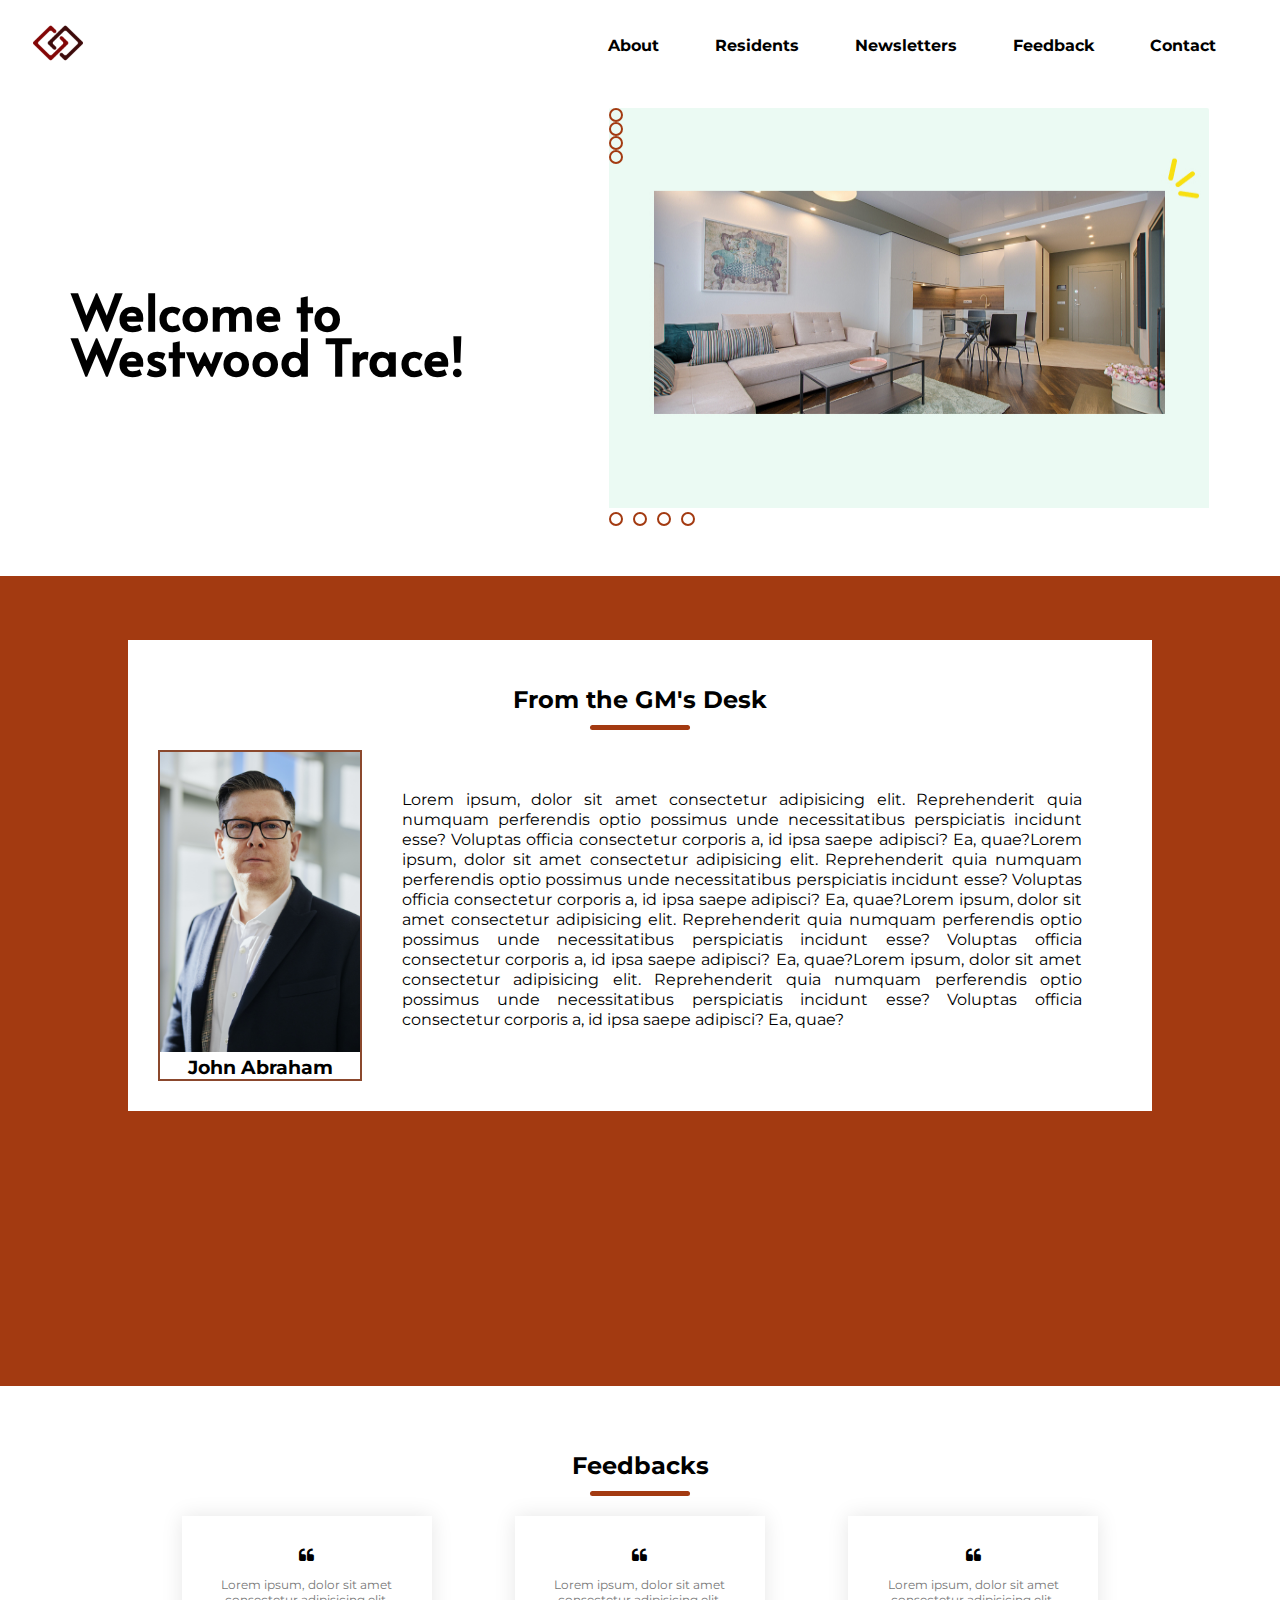
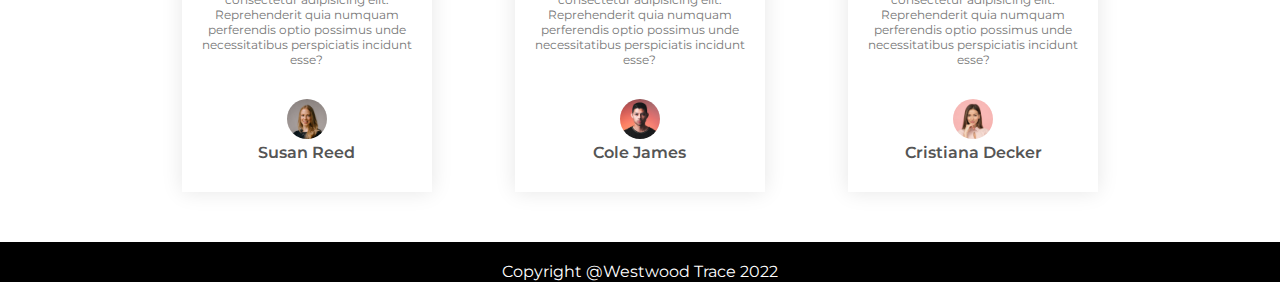
<file: index.html>
<!DOCTYPE html>
<html lang="en">

<head>

    <meta charset="utf-8" />
    <title>Estate website design</title>
    <link rel="stylesheet" href="style.css">
    <link href="https://fonts.googleapis.com/css2?family=Montserrat:wght@300;400;700&display=swap" 
   rel="stylesheet">
   <link href="https://fonts.googleapis.com/css2?family=Alata&display=swap" rel="stylesheet">
    <link rel="stylesheet" href="https://stackpath.bootstrapcdn.com/font-awesome/4.7.0/css/font-awesome.min.css">
</head>

<body>
    <div class="container">
    <div class="navbar">
        <div class="logo">
            <img src="img/logo.png" width="50px">
        </div>
        <nav>
            <ul>
                <li><a href="">About</a>
                <div class="submenu1">
                   <ul>
                        <li>
                            <li><a href="Our Staff.html" >Our Staff</a></li>
                            <li><a href="History.html" >Our Story</a></li>
                        </li>
                   </ul>

                </div>
                </li>
                <li><a href="residents.html">Residents</a></li>
                <li><a href="">Newsletters</a></li>
                <li><a href="feedback.html">Feedback</a></li>
                <div class="contain">
                    <div class="forms">
                            <form action="#">
                            <div class="inputfield">
                                <input type="text" placeholder="Enter your name"required> 
                                <i class="fa fa-user-o"></i>
                            </div>
                            <div class="inputfield">
                                <input type="text" placeholder="Enter your e-mail address"required> 
                                <i class="fa fa-envelope-o"></i>
                            </div>
                            <div class="inputfield">
                                <input type="text" placeholder="Leave a comment"required> 
                                <i class="fa fa-pencil"></i>
                            </div>
                            </form>
                      
                    </div>
                </div>

                <li><a href="contact.html">Contact</a></li>
            </ul>
        
        </nav>
    </div>
    </div>
    <div class="box">
    <div class="container">
        <h1>Welcome to <br>
        Westwood Trace!</h1>
    </div>
   <!--Image slider start-->
   <div class="container">
<div class="slider">
    <div class="slides">
        <!--Radio btn start--> 
    <input type="radio" name="radio-btn" id="radio1">
    <input type="radio" name="radio-btn" id="radio2">
    <input type="radio" name="radio-btn" id="radio3">
    <input type="radio" name="radio-btn" id="radio4">
    <!--Radio btn end--> 
       <!--slide images start--> 
       <div class="image first">
           <img src="img/int3.jpg" width="600px" height="400px">
       </div>
       <div class="image">
          <img src="img/bg1.jpg" width="600px" height="400px">
       </div>
       <div class="image">
          <img src="img/bck1.png" width="600px" height="400px">
       </div>
      <div class="image">
         <img src="img/int4.jpg" width="600px" height="400px">
      </div>
        <!--slide images end-->
        <!--Automatic navigation start-->
        <div class="autonavigation">
            <div class="autobtn1"></div>
            <div class="autobtn2"></div>
            <div class="autobtn3"></div>
            <div class="autobtn4"></div>
        </div>
       <!--Automatic navigation end-->
    </div>
        <!--Manual navigation start-->
        <div class="manualnavigation">
            <label for="radio1" class="manualbtn"></label>
            <label for="radio2" class="manualbtn"></label>
            <label for="radio3" class="manualbtn"></label>
            <label for="radio4" class="manualbtn"></label>

        </div>
        <!--Manual navigation end-->
</div>
 <!--Image slider end-->
 </div>
</div>  
<!--second page-->
<div class="container2">
    <div class="gmcontainer">
        <h2 class="title">From the GM's Desk</h2>
        <div class="flex">
            <div class="gallery">
                <img src="img/manager.jpg" width="200px" height="300px">
                <h3>John Abraham</h3>
            </div>
            <div class="longtext">
            <p>Lorem ipsum, dolor sit amet consectetur adipisicing elit. Reprehenderit quia numquam 
                perferendis optio possimus unde necessitatibus perspiciatis incidunt esse? 
                Voluptas officia consectetur corporis a, id ipsa saepe adipisci? Ea, quae?Lorem ipsum, 
                dolor sit amet consectetur adipisicing elit. Reprehenderit quia numquam 
                perferendis optio possimus unde necessitatibus perspiciatis incidunt esse? 
                Voluptas officia consectetur corporis a, id ipsa saepe adipisci? Ea, quae?Lorem ipsum,
                dolor sit amet consectetur adipisicing elit. Reprehenderit quia numquam 
                perferendis optio possimus unde necessitatibus perspiciatis incidunt esse? 
                Voluptas officia consectetur corporis a, id ipsa saepe adipisci? Ea, quae?Lorem ipsum,
                dolor sit amet consectetur adipisicing elit. Reprehenderit quia numquam 
                perferendis optio possimus unde necessitatibus perspiciatis incidunt esse? 
                Voluptas officia consectetur corporis a, id ipsa saepe adipisci? Ea, quae?</p>
            </div> 
       </div>
    </div>
</div>

<!--feedback-->
<div class="feedback">
    <h2 class="title">Feedbacks</h2>
  <div class="small-container">
    <div class="row">
          <div class="col-3">
                <i class="fa fa-quote-left"></i>
                <p>Lorem ipsum, dolor sit amet consectetur adipisicing elit. Reprehenderit quia numquam 
                    perferendis optio possimus unde necessitatibus perspiciatis incidunt esse? 
                </p>
                <img src="img/resident1.png">
              <h3>Susan Reed</h3>
         </div>
            
       
            <div class="col-3">
                <i class="fa fa-quote-left"></i>
                <p>Lorem ipsum, dolor sit amet consectetur adipisicing elit. Reprehenderit quia numquam 
                    perferendis optio possimus unde necessitatibus perspiciatis incidunt esse? 
                </p>
                <img src="img/resident2.png">
             <h3>Cole James</h3>
            </div>
        
    
          <div class="col-3">
             <i class="fa fa-quote-left"></i>
             <p>Lorem ipsum, dolor sit amet consectetur adipisicing elit. Reprehenderit quia numquam 
                perferendis optio possimus unde necessitatibus perspiciatis incidunt esse? 
             </p>
             <img src="img/resident3.png">
             <h3>Cristiana Decker</h3>
           </div>
    </div>
        
    </div>
</div>
<!--copyright-->
<div class="copyright"><p class="copy">Copyright  @Westwood Trace 2022</p></div>


<script src="assets/script/app.js">
</script>
</body>
</file>
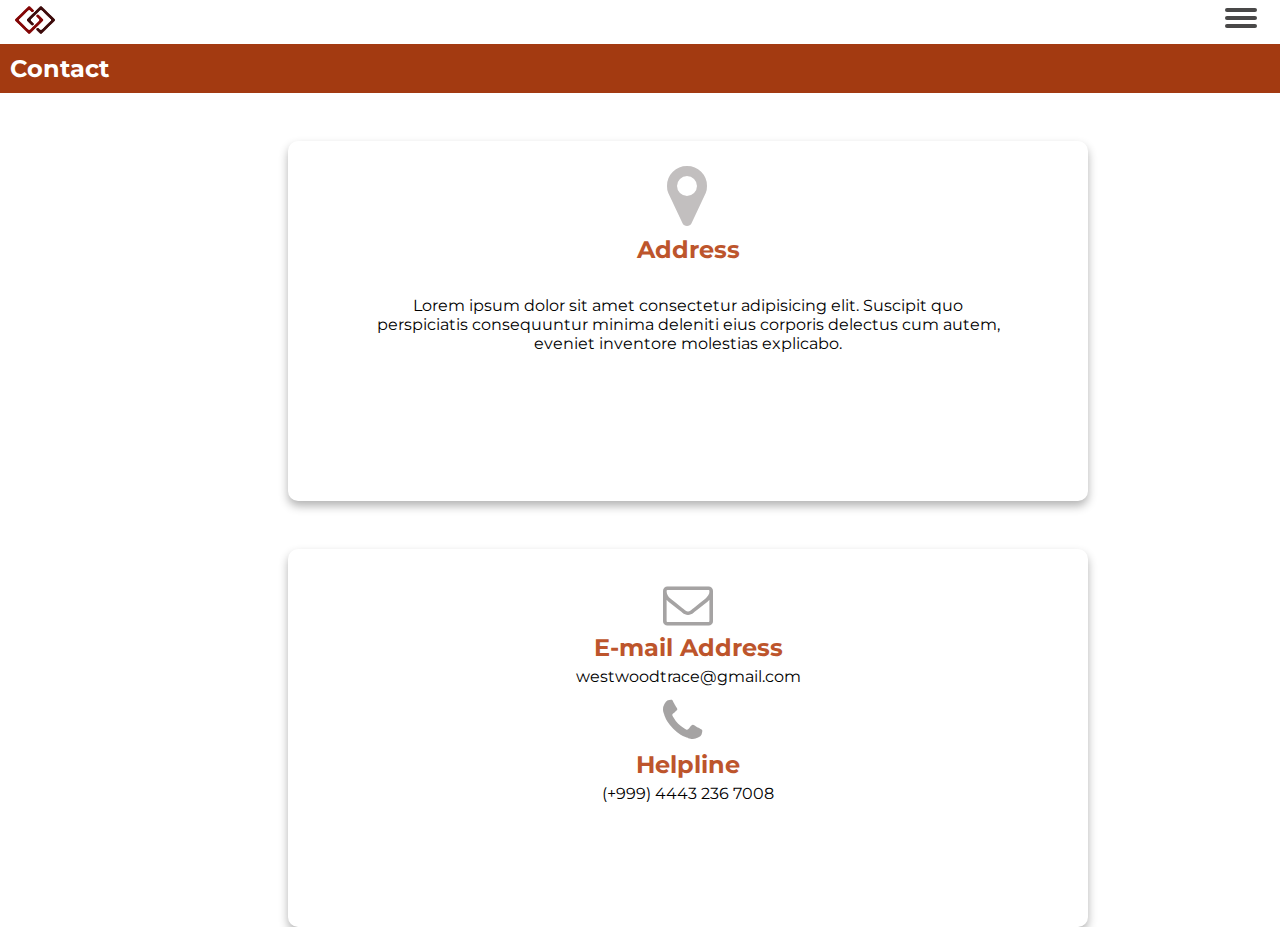
<file: contact.html>
<!DOCTYPE html>
<html lang="en">

<head>

    <meta charset="utf-8" />
    <title>Estate website design</title>
    <link rel="stylesheet" href="style.css">
    <link href="https://fonts.googleapis.com/css2?family=Montserrat:wght@300;400;700&display=swap" 
   rel="stylesheet">
   <link href="https://fonts.googleapis.com/css2?family=Alata&display=swap" rel="stylesheet">
    <link rel="stylesheet" href="https://stackpath.bootstrapcdn.com/font-awesome/4.7.0/css/font-awesome.min.css">
</head>

<body>
    <div class="residentbar">
        <div class="residentnav">
            <button class="hamburger">
                <div class="bar"></div>
            </button>
        <div class="logo">
            <img src="img/logo.png" width="40px">
        </div>
    </div>
    <nav class="mobilenav">
        <a href="Our Staff.html" target="_blank">Our Staff</a>
        <a href="History.html" target="_blank">Our Story</a>
        <a href="residents.html" target="_blank">Residents</a>
        <a href="">Newsletters</a>
        <a href="feedback.html" target="_blank">Feedback</a>
        <a href="contact.html" target="_blank">Contact</a>
    </nav>
    <div class="resident">
        <h2 class="residenttext">Contact</h2>
    </div> 

    <div class="address">
        <div class="location">
            <i class="fa fa-map-marker"></i>
            <h2 class="contacttext">Address</h2>
            <p class="contact">Lorem ipsum dolor sit amet consectetur adipisicing elit. Suscipit quo
                 perspiciatis consequuntur minima
                 deleniti eius corporis delectus cum autem, eveniet inventore molestias explicabo.</p>
        </div>
    </div>


    <div class="addres">
        <div class="location">
            <i class="fa fa-envelope-o"></i>
            <h2 class="contacttext">E-mail Address</h2>
            <p class="cont">westwoodtrace@gmail.com</p>
             <i class="fa fa-phone"></i>
            <h2 class="contacttext">Helpline</h2>
            <p class="cont">(+999) 4443 236 7008</p>
        </div>
    </div>
    <script src="assets/script/app.js">
    </script>
</body>
</file>
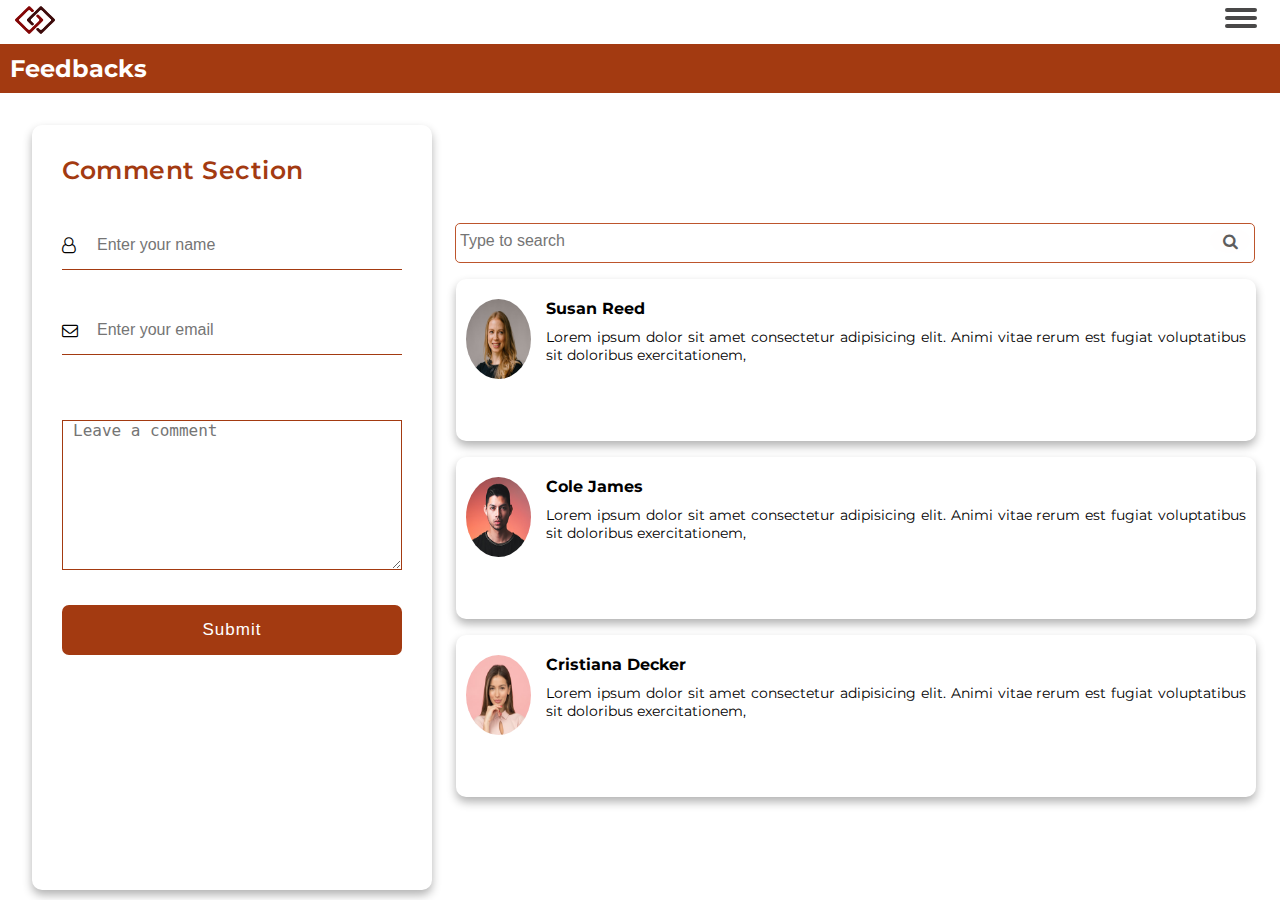
<file: feedback.html>
<!DOCTYPE html>
<html lang="en">

<head>

    <meta charset="utf-8" />
    <title>Estate website design</title>
    <link rel="stylesheet" href="style.css">
    <link href="https://fonts.googleapis.com/css2?family=Montserrat:wght@300;400;700&display=swap" 
   rel="stylesheet">
   <link href="https://fonts.googleapis.com/css2?family=Alata&display=swap" rel="stylesheet">
    <link rel="stylesheet" href="https://stackpath.bootstrapcdn.com/font-awesome/4.7.0/css/font-awesome.min.css">
</head>

<body>
    <div class="residentbar">
        <div class="residentnav">
            <button class="hamburger">
                <div class="bar"></div>
            </button>
        <div class="logo">
            <img src="img/logo.png" width="40px">
        </div>
       
    </div>

    <nav class="mobilenav">
        <a href="Our Staff.html" target="_blank">Our Staff</a>
        <a href="History.html" target="_blank">Our Story</a>
        <a href="residents.html" target="_blank">Residents</a>
        <a href="">Newsletters</a>
        <a href="feedback.html" target="_blank">Feedback</a>
        <a href="contact.html" target="_blank">Contact</a>
    </nav>
    <div class="resident">
        <h2 class="residenttext">Feedbacks</h2>
    </div> 
 

  <div class="searchbox">
    <input class="searcht" type="text" placeholder="Type to search"> 
    <a class="searchbutn" href="#">
        <i class="fa fa-search"></i>
    </a>
    
    </div>
    <div class="stafflis">
        <img src="img/resident1.png" width="60px" height="80px">
        <div class="reach">
        <h4>Susan Reed</h4>
        
             <p class="reachtext">Lorem ipsum dolor sit amet consectetur adipisicing elit. Animi vitae rerum est 
                 fugiat voluptatibus sit doloribus exercitationem, </p>
        </div>
    </div>

    <div class="stafflis">
        <img src="img/resident2.png" width="60px" height="80px">
        <div class="reach">
        <h4>Cole James</h4>
        
             <p class="reachtext">Lorem ipsum dolor sit amet consectetur adipisicing elit. Animi vitae rerum est 
                 fugiat voluptatibus sit doloribus exercitationem, </p>
        </div>
    </div>
    <div class="stafflis">
        <img src="img/resident3.png" width="60px" height="80px">
        <div class="reach">
        <h4>Cristiana Decker</h4>
        
             <p class="reachtext">Lorem ipsum dolor sit amet consectetur adipisicing elit. Animi vitae rerum est 
                 fugiat voluptatibus sit doloribus exercitationem, </p>
        </div>
    </div>
       
        

        



   <div class="comment">
        <div class="commentform">
            <div class="formlogin">
                <span class="tit">Comment Section</span>

                <form action="#">
                 <div class="inputfield">  
                        <input type="text" placeholder="Enter your name">
                        <i class="fa fa-user-o"></i>
                 </div>   

                    <div class="inputfield">  
                        <input type="text" placeholder="Enter your email">
                        <i class="fa fa-envelope-o"></i>
                    </div> 
                        
                    <div class="inputfield1">  
                        <textarea name="comment" placeholder="Leave a comment"></textarea>
                        
                    </div>  
                    <div class="inputfield button">  
                        <input type="button" value="Submit">

                </form>

            </div>
        </div>
   </div>
   <script src="assets/script/app.js">
</script>
</body>
</file>
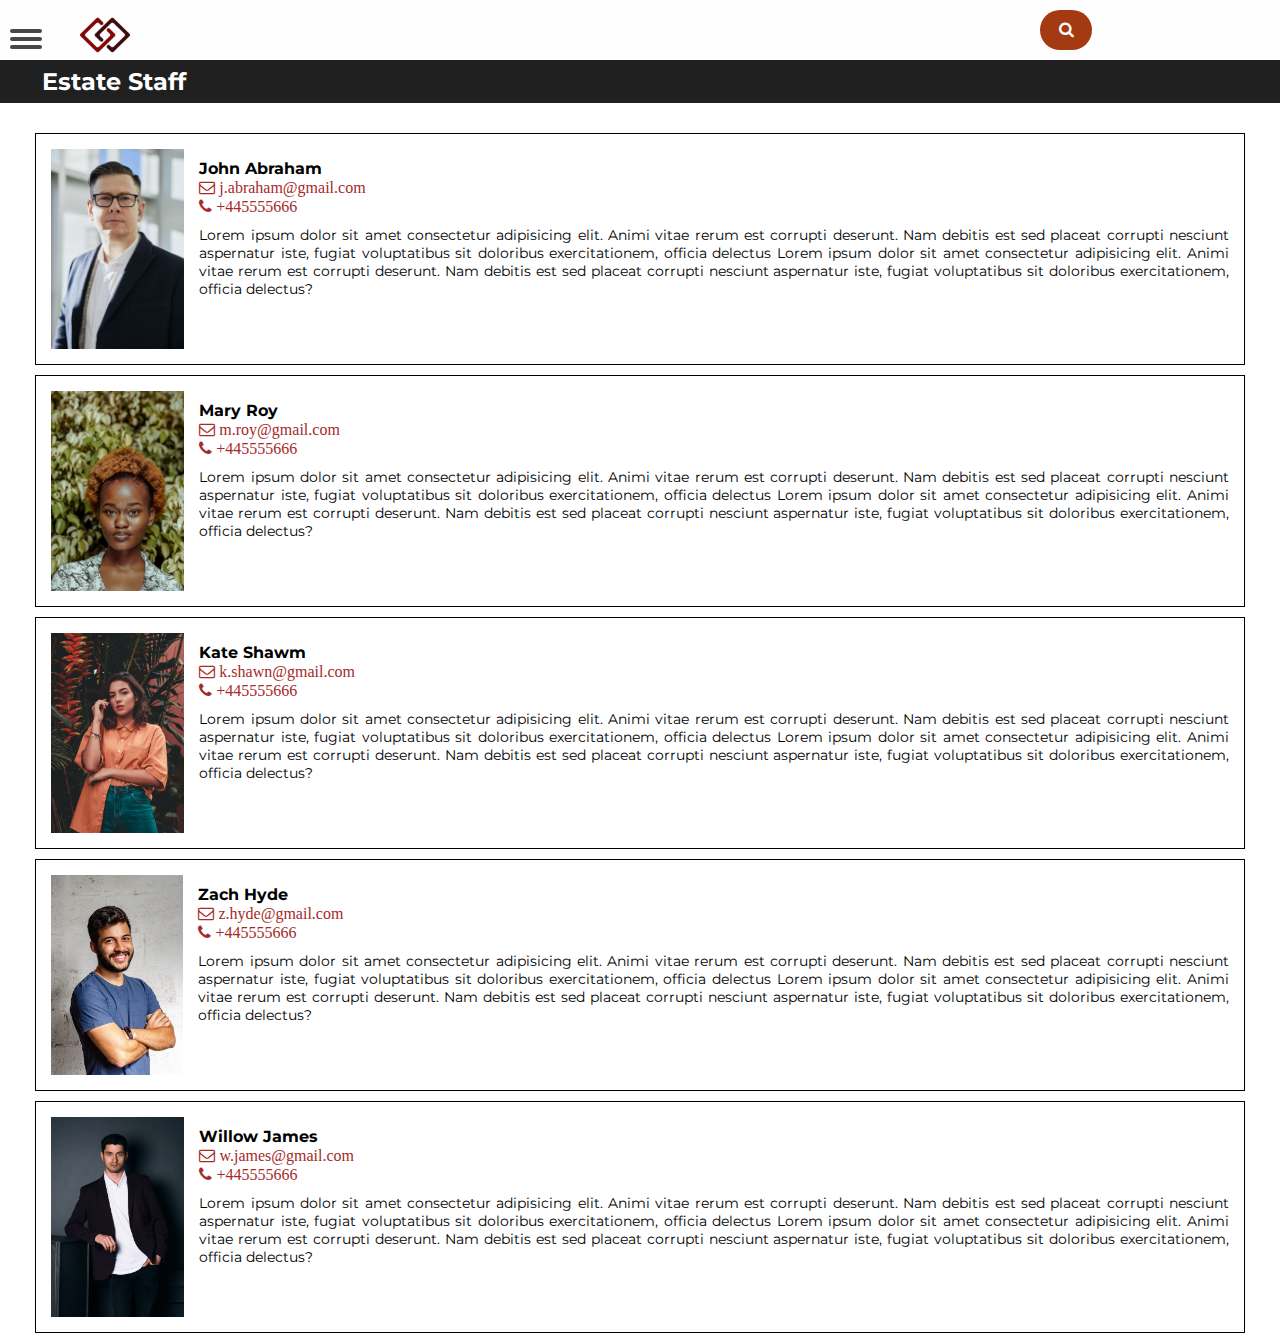
<file: Our Staff.html>
<!DOCTYPE html>
<html lang="en">

<head>

    <meta charset="utf-8" />
    <title>Estate website design</title>
    <link rel="stylesheet" href="style.css">
    <link href="https://fonts.googleapis.com/css2?family=Montserrat:wght@300;400;700&display=swap" 
   rel="stylesheet">
   <link href="https://fonts.googleapis.com/css2?family=Alata&display=swap" rel="stylesheet">
    <link rel="stylesheet" href="https://stackpath.bootstrapcdn.com/font-awesome/4.7.0/css/font-awesome.min.css">
</head>

<body>
    <div class="menubar">
        <div class="menu">
            <button class="hamburger">
                <div class="bar"></div>
            </button>
        <div class="logo">
            <img src="img/logo.png" width="50px">
        </div>
        <nav class="mobilenav">
            <a href="Our Staff.html" target="_blank">Our Staff</a>
            <a href="History.html" target="_blank">Our Story</a>
            <a href="residents.html" target="_blank">Residents</a>
            <a href="">Newsletters</a>
            <a href="feedback.html" target="_blank">Feedback</a>
            <a href="contact.html" target="_blank">Contact</a>
        </nav>
        <div class="searchbar">
            <input class="searchtext" type="text" placeholder="Type to search"> 
            <a class="searchbtn" href="#">
                <i class="fa fa-search"></i>
            </a>
        </div>
        </div>
    </div>

    <div class="staff">
        <h2 class="stafftext">Estate Staff</h2>
    </div> 


    <div class="box">
    <div class="staffcatalogue">
    <div class="stafflist">
        <img src="img/manager.jpg" width="150px" height="200px">
        <div class="reach">
        <h4>John Abraham</h4>
        
            <i class="fa fa-envelope-o"> j.abraham@gmail.com</i>
            <br>
             <i class="fa fa-phone"> +445555666</i>
             <p class="reachtext">Lorem ipsum dolor sit amet consectetur adipisicing elit. Animi vitae rerum est 
                corrupti deserunt. Nam debitis est sed placeat corrupti nesciunt aspernatur iste,
                 fugiat voluptatibus sit doloribus exercitationem, officia delectus Lorem ipsum dolor sit
                  amet consectetur adipisicing elit. Animi vitae rerum est 
                 corrupti deserunt. Nam debitis est sed placeat corrupti nesciunt aspernatur iste,
                  fugiat voluptatibus sit doloribus exercitationem, officia delectus?</p>
        </div>
        
    </div>
    <div class="stafflist">
        <img src="img/staff1.jpg" width="150px" height="200px">
        <div class="reach">
        <h4>Mary Roy</h4>
        
            <i class="fa fa-envelope-o"> m.roy@gmail.com</i>
            <br>
             <i class="fa fa-phone"> +445555666</i>
             <p class="reachtext">Lorem ipsum dolor sit amet consectetur adipisicing elit. Animi vitae rerum est 
                corrupti deserunt. Nam debitis est sed placeat corrupti nesciunt aspernatur iste,
                 fugiat voluptatibus sit doloribus exercitationem, officia delectus Lorem ipsum dolor sit
                  amet consectetur adipisicing elit. Animi vitae rerum est 
                 corrupti deserunt. Nam debitis est sed placeat corrupti nesciunt aspernatur iste,
                  fugiat voluptatibus sit doloribus exercitationem, officia delectus?</p>
            
        </div>
    </div>
    <div class="stafflist">
        <img src="img/staff2.jpg" width="150px" height="200px">
        <div class="reach">
        <h4>Kate Shawm</h4>
        
            <i class="fa fa-envelope-o"> k.shawn@gmail.com</i>
            <br>
             <i class="fa fa-phone"> +445555666</i>
             <p class="reachtext">Lorem ipsum dolor sit amet consectetur adipisicing elit. Animi vitae rerum est 
                corrupti deserunt. Nam debitis est sed placeat corrupti nesciunt aspernatur iste,
                 fugiat voluptatibus sit doloribus exercitationem, officia delectus Lorem ipsum dolor sit
                  amet consectetur adipisicing elit. Animi vitae rerum est 
                 corrupti deserunt. Nam debitis est sed placeat corrupti nesciunt aspernatur iste,
                  fugiat voluptatibus sit doloribus exercitationem, officia delectus?</p>
            
        </div>
    </div>
    <div class="stafflist">
        <img src="img/staff3.jpg" width="150px" height="200px">
        <div class="reach">
        <h4>Zach Hyde</h4>
      
            <i class="fa fa-envelope-o"> z.hyde@gmail.com</i>
            <br>
             <i class="fa fa-phone"> +445555666</i>
             <p class="reachtext">Lorem ipsum dolor sit amet consectetur adipisicing elit. Animi vitae rerum est 
                corrupti deserunt. Nam debitis est sed placeat corrupti nesciunt aspernatur iste,
                 fugiat voluptatibus sit doloribus exercitationem, officia delectus Lorem ipsum dolor sit
                  amet consectetur adipisicing elit. Animi vitae rerum est 
                 corrupti deserunt. Nam debitis est sed placeat corrupti nesciunt aspernatur iste,
                  fugiat voluptatibus sit doloribus exercitationem, officia delectus?</p>
            
        </div>
    </div>
    <div class="stafflist">
        <img src="img/staff4.jpg" width="150px" height="200px">
        <div class="reach">
        <h4>Willow James</h4> 
       
            <i class="fa fa-envelope-o"> w.james@gmail.com</i>
             <br>
             <i class="fa fa-phone"> +445555666</i>
             <p class="reachtext">Lorem ipsum dolor sit amet consectetur adipisicing elit. Animi vitae rerum est 
                corrupti deserunt. Nam debitis est sed placeat corrupti nesciunt aspernatur iste,
                 fugiat voluptatibus sit doloribus exercitationem, officia delectus Lorem ipsum dolor sit
                  amet consectetur adipisicing elit. Animi vitae rerum est 
                 corrupti deserunt. Nam debitis est sed placeat corrupti nesciunt aspernatur iste,
                  fugiat voluptatibus sit doloribus exercitationem, officia delectus?</p>
            
        </div>
    </div>
    </div>
    
    <script src="assets/script/app.js">
    </script>
    

</body>
</file>
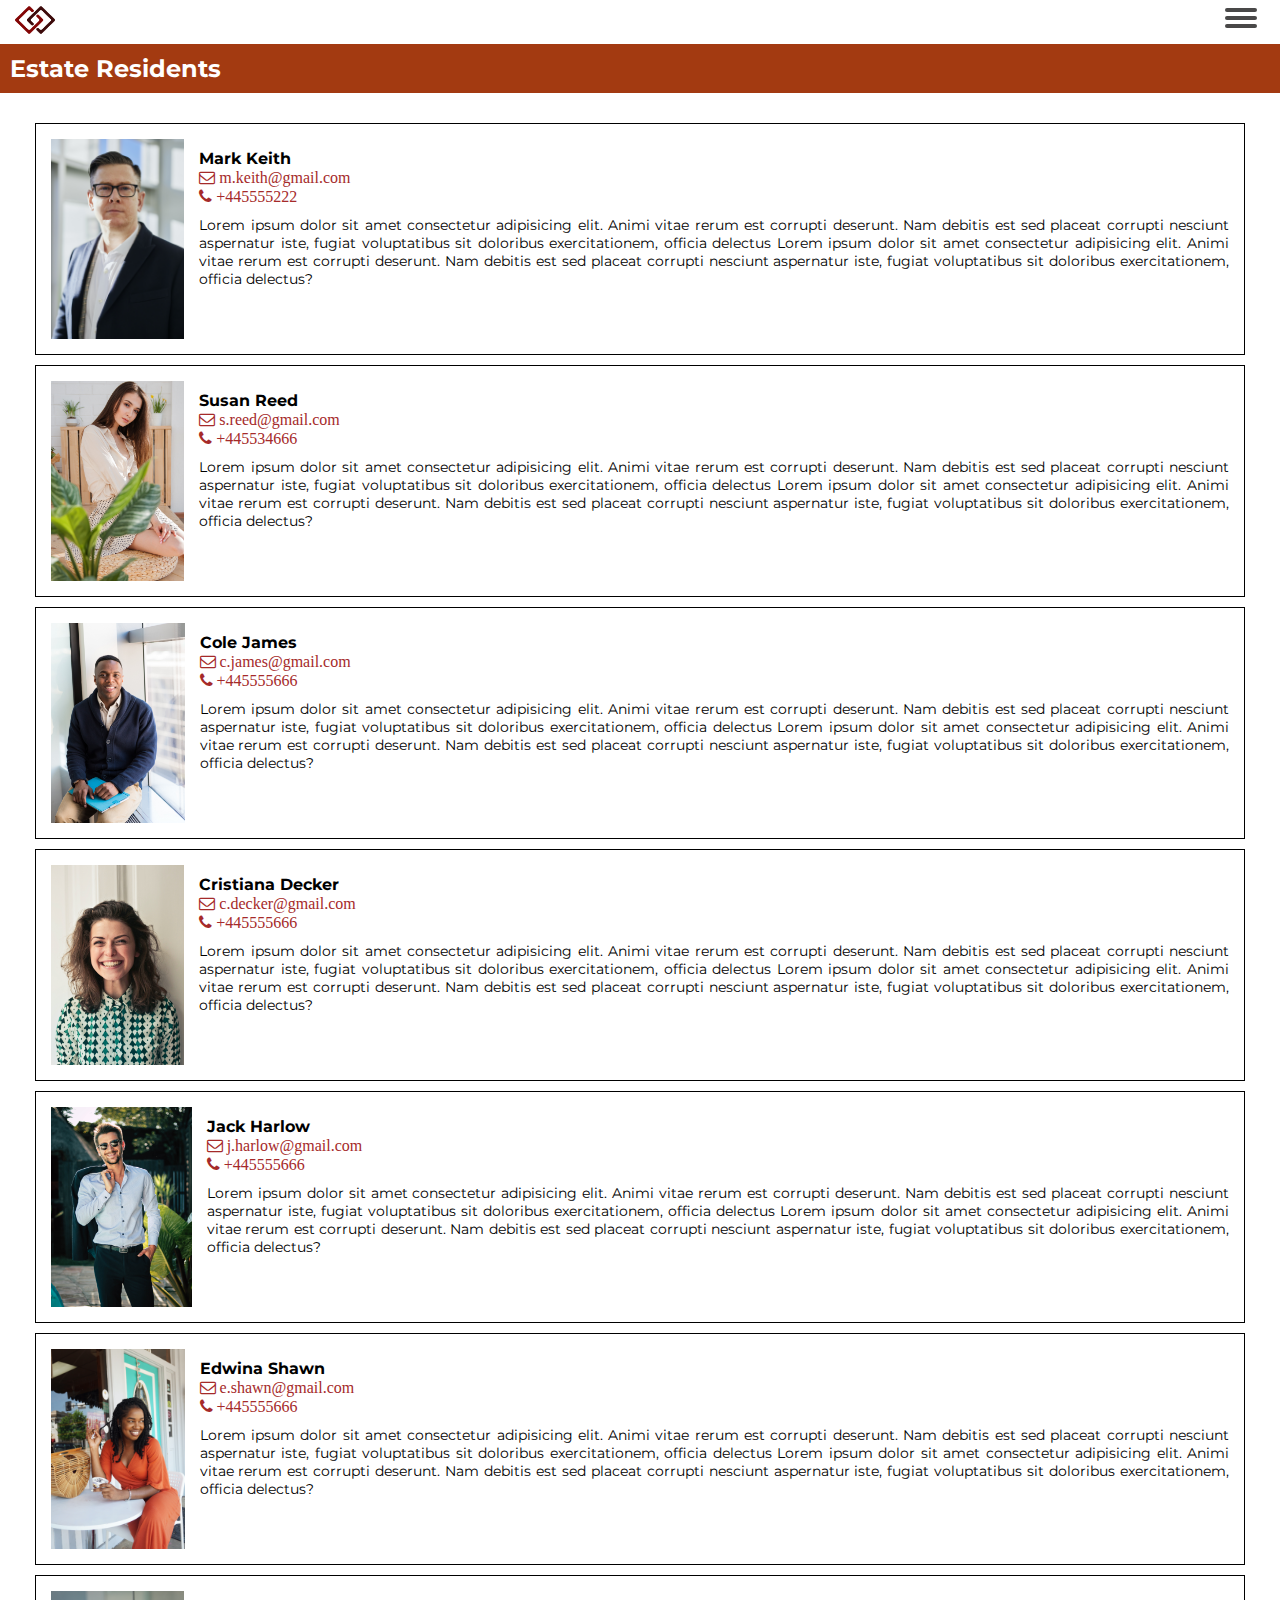
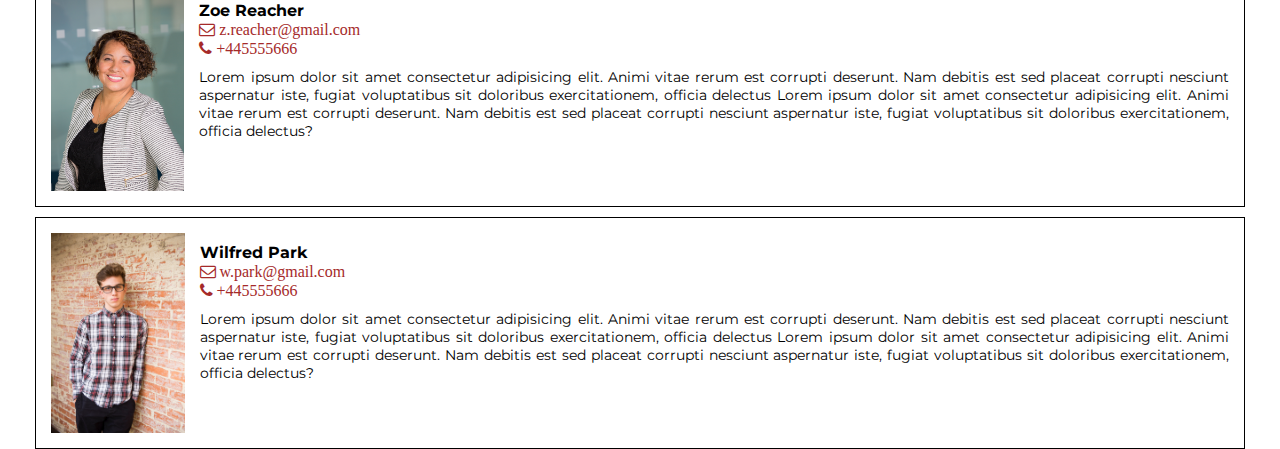
<file: Residents.html>
<!DOCTYPE html>
<html lang="en">

<head>

    <meta charset="utf-8" />
    <title>Estate website design</title>
    <link rel="stylesheet" href="style.css">
    <link href="https://fonts.googleapis.com/css2?family=Montserrat:wght@300;400;700&display=swap" 
   rel="stylesheet">
   <link href="https://fonts.googleapis.com/css2?family=Alata&display=swap" rel="stylesheet">
    <link rel="stylesheet" href="https://stackpath.bootstrapcdn.com/font-awesome/4.7.0/css/font-awesome.min.css">
</head>

<body>
    <div class="residentbar">
        <div class="residentnav">
            <button class="hamburger">
                <div class="bar"></div>
            </button>
        <div class="logo">
            <img src="img/logo.png" width="40px">
        </div>
    </div>
    <nav class="mobilenav">
        <a href="Our Staff.html" target="_blank">Our Staff</a>
        <a href="History.html" target="_blank">Our Story</a>
        <a href="residents.html" target="_blank">Residents</a>
        <a href="">Newsletters</a>
        <a href="feedback.html" target="_blank">Feedback</a>
        <a href="contact.html" target="_blank">Contact</a>
    </nav>
 <div class="resident">
     <h2 class="residenttext">Estate Residents</h2>
  </div> 

  <div class="box">
    <div class="staffcatalogue">
    <div class="stafflist">
        <img src="img/manager.jpg" width="150px" height="200px">
        <div class="reach">
        <h4>Mark Keith</h4>
        
            <i class="fa fa-envelope-o"> m.keith@gmail.com</i>
            <br>
             <i class="fa fa-phone"> +445555222</i>
             <p class="reachtext">Lorem ipsum dolor sit amet consectetur adipisicing elit. Animi vitae rerum est 
                corrupti deserunt. Nam debitis est sed placeat corrupti nesciunt aspernatur iste,
                 fugiat voluptatibus sit doloribus exercitationem, officia delectus Lorem ipsum dolor sit
                  amet consectetur adipisicing elit. Animi vitae rerum est 
                 corrupti deserunt. Nam debitis est sed placeat corrupti nesciunt aspernatur iste,
                  fugiat voluptatibus sit doloribus exercitationem, officia delectus?</p>
        </div>
        
    </div>
    <div class="stafflist">
        <img src="img/woman 1.jpg" width="150px" height="200px">
        <div class="reach">
        <h4>Susan Reed</h4>
        
            <i class="fa fa-envelope-o"> s.reed@gmail.com</i>
            <br>
             <i class="fa fa-phone"> +445534666</i>
             <p class="reachtext">Lorem ipsum dolor sit amet consectetur adipisicing elit. Animi vitae rerum est 
                corrupti deserunt. Nam debitis est sed placeat corrupti nesciunt aspernatur iste,
                 fugiat voluptatibus sit doloribus exercitationem, officia delectus Lorem ipsum dolor sit
                  amet consectetur adipisicing elit. Animi vitae rerum est 
                 corrupti deserunt. Nam debitis est sed placeat corrupti nesciunt aspernatur iste,
                  fugiat voluptatibus sit doloribus exercitationem, officia delectus?</p>
            
        </div>
    </div>
    <div class="stafflist">
        <img src="img/resident man.jpg" width="150px" height="200px">
        <div class="reach">
        <h4>Cole James</h4>
        
            <i class="fa fa-envelope-o"> c.james@gmail.com</i>
            <br>
             <i class="fa fa-phone"> +445555666</i>
             <p class="reachtext">Lorem ipsum dolor sit amet consectetur adipisicing elit. Animi vitae rerum est 
                corrupti deserunt. Nam debitis est sed placeat corrupti nesciunt aspernatur iste,
                 fugiat voluptatibus sit doloribus exercitationem, officia delectus Lorem ipsum dolor sit
                  amet consectetur adipisicing elit. Animi vitae rerum est 
                 corrupti deserunt. Nam debitis est sed placeat corrupti nesciunt aspernatur iste,
                  fugiat voluptatibus sit doloribus exercitationem, officia delectus?</p>
            
        </div>
    </div>
    <div class="stafflist">
        <img src="img/woman 2.jpg" width="150px" height="200px">
        <div class="reach">
        <h4>Cristiana Decker</h4>
        
            <i class="fa fa-envelope-o"> c.decker@gmail.com</i>
            <br>
             <i class="fa fa-phone"> +445555666</i>
             <p class="reachtext">Lorem ipsum dolor sit amet consectetur adipisicing elit. Animi vitae rerum est 
                corrupti deserunt. Nam debitis est sed placeat corrupti nesciunt aspernatur iste,
                 fugiat voluptatibus sit doloribus exercitationem, officia delectus Lorem ipsum dolor sit
                  amet consectetur adipisicing elit. Animi vitae rerum est 
                 corrupti deserunt. Nam debitis est sed placeat corrupti nesciunt aspernatur iste,
                  fugiat voluptatibus sit doloribus exercitationem, officia delectus?</p>
            
        </div>
    </div>
    <div class="stafflist">
        <img src="img/man 2.jpg" width="150px" height="200px">
        <div class="reach">
        <h4>Jack Harlow</h4>
        
            <i class="fa fa-envelope-o"> j.harlow@gmail.com</i>
            <br>
             <i class="fa fa-phone"> +445555666</i>
             <p class="reachtext">Lorem ipsum dolor sit amet consectetur adipisicing elit. Animi vitae rerum est 
                corrupti deserunt. Nam debitis est sed placeat corrupti nesciunt aspernatur iste,
                 fugiat voluptatibus sit doloribus exercitationem, officia delectus Lorem ipsum dolor sit
                  amet consectetur adipisicing elit. Animi vitae rerum est 
                 corrupti deserunt. Nam debitis est sed placeat corrupti nesciunt aspernatur iste,
                  fugiat voluptatibus sit doloribus exercitationem, officia delectus?</p>
            
        </div>
    </div>
    <div class="stafflist">
        <img src="img/woman 3.jpg" width="150px" height="200px">
        <div class="reach">
        <h4>Edwina Shawn</h4>
        
            <i class="fa fa-envelope-o"> e.shawn@gmail.com</i>
            <br>
             <i class="fa fa-phone"> +445555666</i>
             <p class="reachtext">Lorem ipsum dolor sit amet consectetur adipisicing elit. Animi vitae rerum est 
                corrupti deserunt. Nam debitis est sed placeat corrupti nesciunt aspernatur iste,
                 fugiat voluptatibus sit doloribus exercitationem, officia delectus Lorem ipsum dolor sit
                  amet consectetur adipisicing elit. Animi vitae rerum est 
                 corrupti deserunt. Nam debitis est sed placeat corrupti nesciunt aspernatur iste,
                  fugiat voluptatibus sit doloribus exercitationem, officia delectus?</p>
            
        </div>
    </div>
    <div class="stafflist">
        <img src="img/woman 4.jpg" width="150px" height="200px">
        <div class="reach">
        <h4>Zoe Reacher</h4>
      
            <i class="fa fa-envelope-o"> z.reacher@gmail.com</i>
            <br>
             <i class="fa fa-phone"> +445555666</i>
             <p class="reachtext">Lorem ipsum dolor sit amet consectetur adipisicing elit. Animi vitae rerum est 
                corrupti deserunt. Nam debitis est sed placeat corrupti nesciunt aspernatur iste,
                 fugiat voluptatibus sit doloribus exercitationem, officia delectus Lorem ipsum dolor sit
                  amet consectetur adipisicing elit. Animi vitae rerum est 
                 corrupti deserunt. Nam debitis est sed placeat corrupti nesciunt aspernatur iste,
                  fugiat voluptatibus sit doloribus exercitationem, officia delectus?</p>
            
        </div>
    </div>
    <div class="stafflist">
        <img src="img/man 4.jpg" width="150px" height="200px">
        <div class="reach">
        <h4>Wilfred Park</h4> 
       
            <i class="fa fa-envelope-o"> w.park@gmail.com</i>
             <br>
             <i class="fa fa-phone"> +445555666</i>
             <p class="reachtext">Lorem ipsum dolor sit amet consectetur adipisicing elit. Animi vitae rerum est 
                corrupti deserunt. Nam debitis est sed placeat corrupti nesciunt aspernatur iste,
                 fugiat voluptatibus sit doloribus exercitationem, officia delectus Lorem ipsum dolor sit
                  amet consectetur adipisicing elit. Animi vitae rerum est 
                 corrupti deserunt. Nam debitis est sed placeat corrupti nesciunt aspernatur iste,
                  fugiat voluptatibus sit doloribus exercitationem, officia delectus?</p>
            
        </div>
    </div>
    </div>

    <script src="assets/script/app.js">
    </script>
</body>
</file>
<file: style.css>
*{
    margin: 0;
    padding: 0;
    box-sizing: border-box;
}

body{
   font-family: 'Montserrat', sans-serif;
}
.navbar{
    display: flex;
    align-items: center;
    
  
    
}
nav{
    text-align: right;
    flex: 1;
    padding: 10px;
    
}

.container{
    background-color: white;
    padding: 18px;
    
}

.logo{
   margin-left: 15px; 
}
nav ul{
   display: inline-block;
    list-style-type: none;
}
nav ul li{
    margin-right: 20px;
    display: inline-block;
    padding: 0rem 1rem;
}

a{
    text-decoration: none;
    color:black;
    font-weight: bold;
}

.submenu1{
    display: none;
    width: 150px;
    height: 80px;
    font-size: small;
    border: 1px solid rgb(252, 250, 249);
    box-shadow: 0 0 black;

}

nav ul li:hover .submenu1{
    display: block;
    position: absolute;
    background-color: white;
    
}

nav ul li:hover .submenu1 li{
display: block;
}

.submenu1 li{
    text-align: center;
    padding-top: 5px;
    padding-bottom: 5px;
}
.submenu1 li:hover{
    border-radius: 2px;
   border: 1px solid rgb(248, 246, 246);
   box-shadow: 0 0 black;
}

/*feedback form*/
.contain{
    display: none;
}


.slider{
    width: 600px;
    height: 450px;
    border-radius: 2px;
    overflow: hidden;
}
.box{
    display: flex;
    align-items: center;
    flex-wrap: wrap;
    justify-content: space-around;
    
}
h1{
    font-weight: 20px;
    font-size: 50px;
    letter-spacing: 1px;
    line-height: 45px;
    color: black;
    font-family: 'Alata', sans-serif;
}

.slides{
    display: flex;
}

.slides input{
    display: none;
}

.image{
    transition: 2s;
}
/*css for manual navigation*/
.manualnavigation{
position: absolute;
width: 600px;
display: flex;
}

.manualbtn{
    border: 2px solid rgb(163, 58, 17);
    padding: 5px;
    border-radius: 10px;
    cursor: pointer;
    transition: 1s;
}
.manualbtn:not(:last-child){
    margin-right: 10px;
}

.manualbtn:hover{
    background:rgb(163, 58, 17);
}

#radio1:checked ~ .first{
    margin-left: 0;
}

#radio2:checked ~ .first{
    margin-left: -100%;
}

#radio3:checked ~ .first{
    margin-left: -200%;
}

#radio4:checked ~ .first{
    margin-left: -300%;
}

/*css for manual navigation*/
.autonavigation{
    position: absolute;
}

.autonavigation div{
    border: 2px solid rgb(163, 58, 17);
    padding: 5px;
    border-radius: 10px;
    transition: 1s;
    display: flex;
}

/*Second page*/
.container2{
    background-color:rgb(163, 58, 17); 
  height: 90vh;
  padding-top: 4em;
    
}

.gmcontainer{
    margin-left: 8em;
  margin-right: 8em;
    background: white;
    text-align: justify;
    padding: 30px;
}
.flex{
    display: flex;
}

.gm{
    font-weight: 70px;
    font-size: 20px;
    line-height: 35px;
    color: black;
    font-family: 'Alata', sans-serif;
}  
.title{
    text-align: center;
    position: relative;
    margin: 0 auto 20px;
    line-height: 60px;
    color: black;
}
.title::after{
    content: '';
    background: rgb(163, 58, 17);
    width: 100px;
    height: 5px;
    border-radius: 5px;
    position: absolute;
    bottom: 0;
    left: 50%;
    transform: translate(-50%);
}
.gallery{
    text-align: center;
    border: 2px solid rgb(139, 72, 45);
}
.longtext{
    padding: 40px;
    line-height: 20px;
}

/*feedback*/
.feedback{
    padding-top: 50px;
    padding-bottom: 50px;
    
}

.small-container{
    max-width: 1000px;
    margin: auto;

}
.row{
    display: flex;
    justify-content: space-around;
}
.feedback .col-3{
    text-align: center;
    padding:30px 5px;
    box-shadow: 0 0px 20px 0px rgba(0, 0, 0, 0.1);
    cursor: pointer;
    transition: transform 0.5s;
    width: 250px;
    
}
.feedback .col-3 img{
    width: 40px;
    margin-top: 20px;
    border-radius: 50%;

}
.col-3 p{
    font-size: 12px;
    margin: 12px 0;
    color: #777;
}
.col-3 h3{
    font-weight: 600;
    color: #555;
    font-size: 16px;
}

.copyright{
    width: 100%;
    height: 40px;
    background: black;
    padding-top: 20px;
    color: white;
    text-align: center;
    
  }

  /*ourstaff*/
  .menubar{
      height: 60px;
      width: 100%;
     background-color:rgb(255, 254, 254);
     padding:10px;
  }

  .menu{
      display: inline-flex;
      
  }
.searchbar{
    position: absolute;
    padding: 6px;
    border-radius: 30px;
    height: 40px;
    background: rgb(163, 58, 17);
    margin-left: 1030px;
}
.searchbar:hover > .searchtext{
    width: 240px;
    padding: 0 6px;
}

.searchbtn{
    color: white;
    float: right;
    width: 40px;
    height: 25px;
    border-radius: 70%;
    background:rgb(163, 58, 17) ;
    display: flex;
    justify-content: center;
    align-items: center;
}
.searchtext{
    border: none;
    background: none;
    outline: none;
    float: left;
    padding: 0;
    color: white;
    font-size: 16px;
    transition: 0.4s;
    line-height: 25px;
    width: 0px;
}

.staff{
    width: 100%;
    height: 5s0px;
    background-color: rgb(32, 32, 32);
}
.stafftext{
    color: white;
    padding: 7px;
    margin-left: 35px;
}

.staffcatalogue{
    width: 100%;
    height: 370px;
  padding-top: 30px;
  padding-bottom: 30px;
  
}

.stafflist{
    padding: 15px;
    text-align: justify;
    border: 1px solid black;
    margin-left: 35px;
    margin-right: 35px;
    margin-bottom: 10px;
    display: flex;

}
.reach{
    color: brown;
    padding-top:10px;
    margin-left: 15px;   
}
.reachtext{
    color: black;
    padding-top: 15px;
    font-size: 14px;
}

h4{
    
    color: black;
}

 /*residents*/
.residenttext{
    background-color:rgb(163, 58, 17) ;
    color: white;
    padding: 10px;
}
 
/*history*/
.backg{
    background: url("../estate/img/bck.jpg");
    background-repeat: no-repeat;
    background-size: cover;
    background-position: center center;
    height: 120vh;
    padding-top: 70px;
    
}
.topic{
    text-align: center;
    padding-top: 20px;
    color:rgb(163, 58, 17);
    font-size: 40px;
}
.history{
    text-align: justify;
    padding: 40px;
    line-height: 30px;
}
.square{
    
    width: 80%;
    margin-left: 140px;
    margin-right: 150px;
    background-color: white;
    
}
/*feedback*/
.hamburger{
    position: relative;
    display: block;
    width: 35px;
    margin-top: 4px;
    cursor: pointer;
    background: none;
    outline: none;
    border: none;
    appearance:  none;
    float: right;
    margin-right: 20px;
}

.mobilenav{
    display: block;
    position: fixed;
    top: 0;
    left: 100%;
    width: 100%;
    min-height: 7s0vh;
    z-index: 98;
    background-color: rgb(34, 33, 33);
    padding-top: 50px;
    margin-top: 45px;
}

.mobilenav a{
display: block;
margin: 0 auto 16px;
text-align: center;
max-width: 200px;
width: 100%;
padding: 12px 16px;
background-color: rgb(252, 246, 246);
color: rgb(29, 29, 28);
text-decoration: none;
border-radius: 5px;
transition: 0.4s;


}

.mobilenav.is-active{
    left: 0;
}

.mobilenav a:hover{
background-color: rgb(122, 120, 120);

}
.hamburger .bar, .hamburger:after, .hamburger:before{
content: '';
display: block;
width: 90%;
height: 4px;
background-color: rgb(73, 72, 72);
margin: 4px 0px;
transition: 0.6s;
border-radius: 8px;
}

.hamburger.is-active:before {
    transform: rotate(-45deg) translate(-8px, 6px);
}

.hamburger.is-active:after {
    transform: rotate(45deg) translate(-6px, -4px);
}

.hamburger.is-active .bar{
opacity: 0;
}
 .comment{
    max-width: 400px;
    width: 100%;
    height: 85vh;
    background: white ;
    margin-top: 2em;
    margin-left: 2em;
    border-radius: 10px;
    box-shadow: 0 5px 10px rgba(0, 0, 0, 0.3) ;
    
}

.comment .commentform{
padding: 30px;

}

.comment .commentform .tit{
    position: relative;
    font-size: 25px;
    font-weight: 600;
    letter-spacing: 0.5px;
    color: rgb(163, 58, 17);

}

.commentform .inputfield{
    position: relative;
    height: 50px;
    width: 100%;
    margin-top: 35px;
}

.commentform .inputfield1{
    position: relative;
    height: 150px;
    width: 100%;
    margin-top: 65px;
}

.inputfield input{
    position: absolute;
    height: 100%;
    width: 100%;
    padding: 0 35px;
    font-size: 16px;
    border: none;
    outline: none;
    border-bottom: 1px solid rgb(163, 58, 17);
    border-top: 1px solid transparent;
}

.inputfield1 textarea{
    position: absolute;
    height: 100%;
    width: 100%;
    font-size: 16px;
    padding: 0 10px;
    outline: none;
    border: 1px solid rgb(163, 58, 17);
}

.inputfield i{
    position: absolute;
    top: 50%;
    left: 0;
    transform: translateY(-50%);
}

.inputfield1 i{
    position: absolute;
    top: 2%;
    padding: 7px;
    left: 1;
    transform: translateY(-20%);
}

.commentform .button{
    margin-top: 35px;
}

.commentform .button input{
    border: none;
    font-size: 17px;
    font-weight: 500;
    background-color:rgb(163, 58, 17) ;
    color: white;
    letter-spacing: 1px;
    border-radius: 7px;
    cursor: pointer;
}

.searchbox{

    padding: 4px;
    border-radius: 5px;
    border: rgb(189, 85, 44) solid 1px;
    height: 40px;
    width: 50em;
    background: white;
    float: right;
    margin-top: 130px;
    margin-right: 25px;
    
    
}

.searcht{
    border: none;
    background: none;
    outline: none;
    float: left;
    padding: 0;
    color: rgb(29, 28, 28);
    font-size: 16px;
    line-height: 25px;
    width: 10em;
}

.searchbutn{
    color: rgb(94, 93, 93);
    float: right;
    width: 40px;
    height: 25px;
    border-radius: 70%;
    background:rgb(255, 254, 254) ;
    display: flex;
    justify-content: center;
    align-items: center;
}

.stafflis{
    margin-top: 1em;
    margin-right: 1.5em;
    padding: 10px;
    text-align: justify;
    border-radius: 10px;
    box-shadow: 0 5px 10px rgba(0, 0, 0, 0.3) ;
    display: flex;
    width: 800px;
    height: 18vh;
    float: right;

}

.stafflis img{
    width: 65px;
    margin-top: 10px;
    border-radius: 50%;
}
   

.reachtext{
    color: black;
    padding-top: 10px;
    font-size: 14px;
}



/*address*/
.address{
    max-width: 800px;
    width: 100%;
    height: 40vh;
    background: white ;
    margin-top: 3em;
    margin-left: 18em;
    border-radius: 10px;
    box-shadow: 0 5px 10px rgba(0, 0, 0, 0.3) ;
}

.location{
    padding-left: 50px;
    padding-right: 50px;
    padding-top: 20px;
}

.address .location i{
    font-size: 70px;
    margin-left: 4.7em;
    color: rgb(194, 191, 191);
    
}

.contacttext{
    text-align: center;
    margin-top: 4px;
    color:rgb(189, 85, 44) ;
}

.contact{
    text-align: center;
    font-size: 16px;
    padding: 2em;
    
}
.cont{
    font-size: 16px;
    text-align: center;
    padding-top: 5px;
}

.addres{
    max-width: 800px;
    width: 100%;
    height: 42vh;
    background: white ;
    margin-top: 3em;
    margin-left: 18em;
    border-radius: 10px;
    box-shadow: 0 5px 10px rgba(0, 0, 0, 0.3) ;
}

.addres .location i{
    font-size: 50px;
    margin-left: 6.5em;
    color: rgb(165, 163, 163);
    padding-top: 10px;
}
</file>
